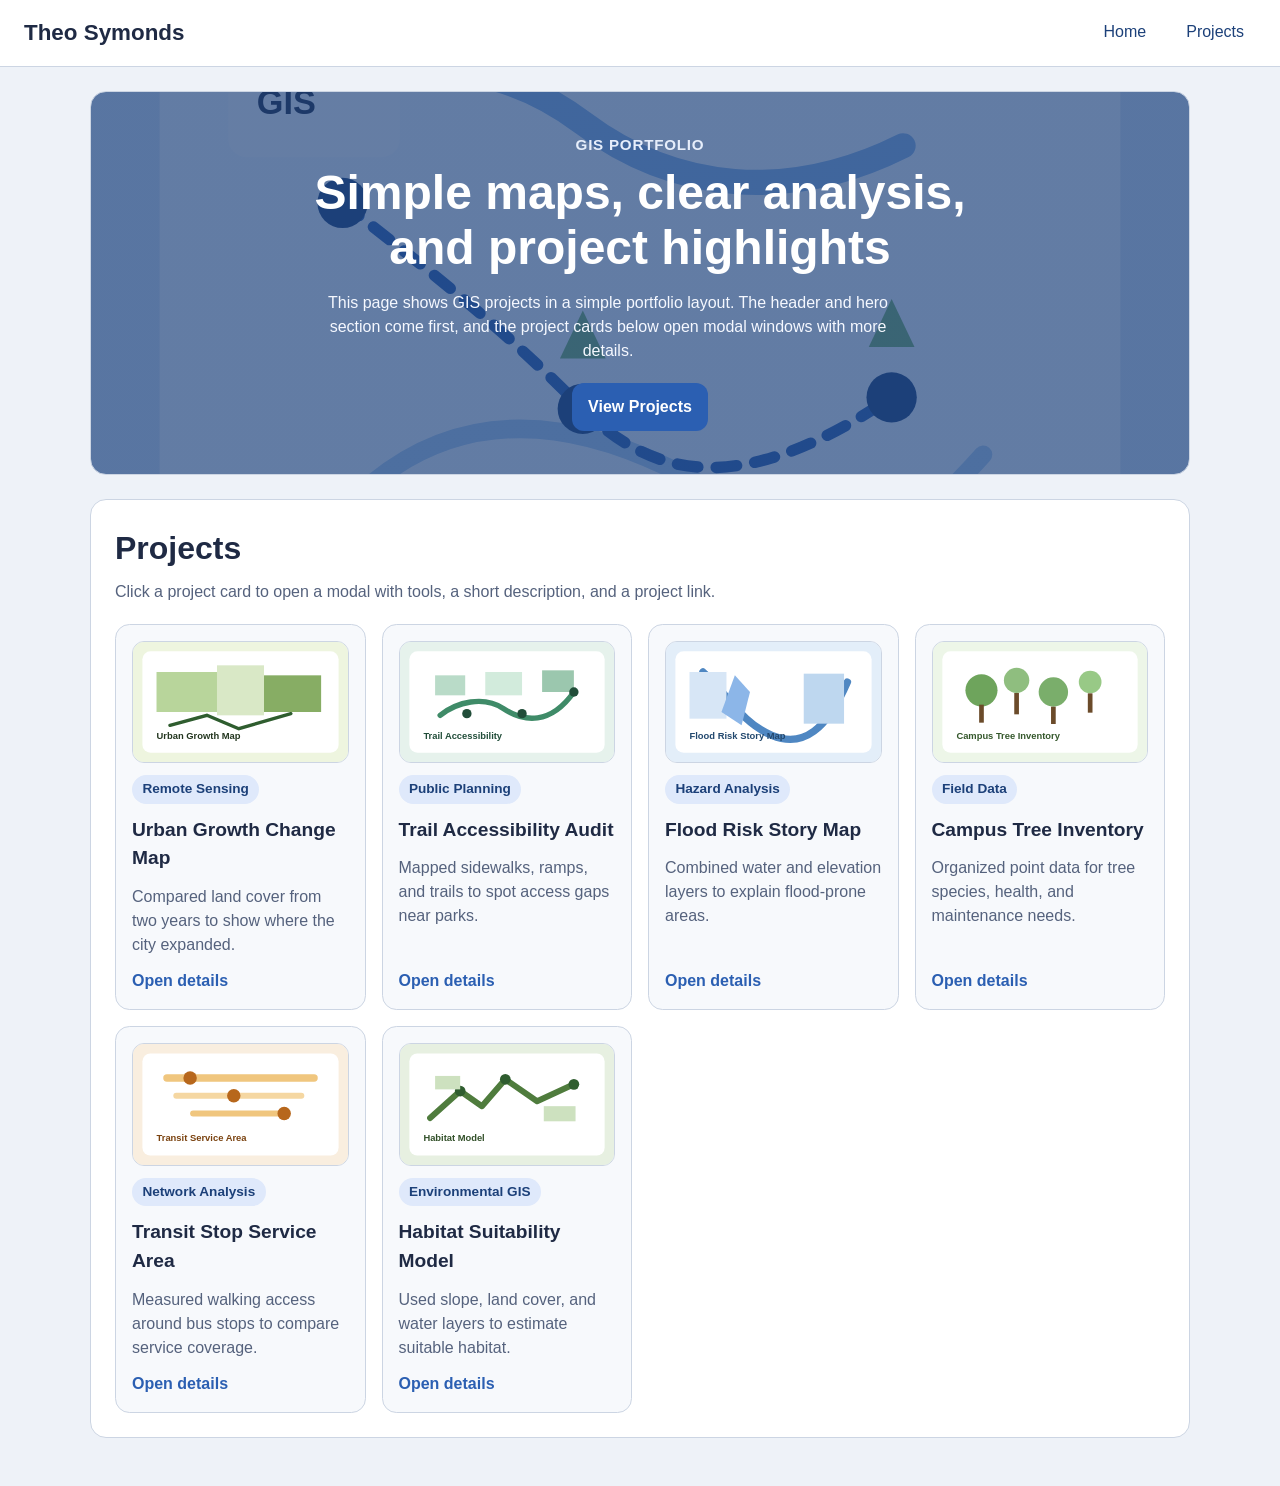
<file: HTML_practice/geospatial_portfolio_simple/index.html>
<!doctype html>
<html lang="en">
  <head>
    <meta charset="UTF-8" />
    <meta name="viewport" content="width=device-width, initial-scale=1.0" />
    <title>Theo Symonds GIS Portfolio</title>
    <link rel="stylesheet" href="style.css" />
  </head>
  <body>
    <a class="skip-link" href="#main-content">Skip to main content</a>

    <header class="site-header">
      <a class="site-name" href="index.html">Theo Symonds</a>

      <nav aria-label="Primary navigation">
        <ul class="nav-list">
          <li><a href="#hero">Home</a></li>
          <li><a href="#projects">Projects</a></li>
        </ul>
      </nav>
    </header>

    <main id="main-content" class="page">
      <section id="hero" class="hero">
        <div class="hero-text">
          <p class="hero-label">GIS Portfolio</p>
          <h1>Simple maps, clear analysis, and project highlights</h1>
          <p class="hero-copy">
            This page shows GIS projects in a simple portfolio layout. The
            header and hero section come first, and the project cards below open
            modal windows with more details.
          </p>
          <a class="hero-button" href="#projects">View Projects</a>
        </div>
      </section>

      <section id="projects" class="page-section" aria-labelledby="projects-heading">
        <h2 id="projects-heading">Projects</h2>
        <p class="section-copy">
          Click a project card to open a modal with tools, a short description,
          and a project link.
        </p>

        <ul class="project-list">
          <li>
            <article class="project-entry" aria-labelledby="project-title-0">
              <button
                type="button"
                class="project-card"
                data-index="0"
                aria-labelledby="project-title-0"
                aria-describedby="project-summary-0"
              >
                <img
                  class="project-image"
                  src="images/project-1.svg"
                  alt="Preview map for the urban growth change project."
                />
                <span class="project-category">Remote Sensing</span>
                <span class="card-title" id="project-title-0"
                  >Urban Growth Change Map</span
                >
                <span class="card-summary" id="project-summary-0">
                  Compared land cover from two years to show where the city
                  expanded.
                </span>
                <span class="card-action">Open details</span>
              </button>
            </article>
          </li>

          <li>
            <article class="project-entry" aria-labelledby="project-title-1">
              <button
                type="button"
                class="project-card"
                data-index="1"
                aria-labelledby="project-title-1"
                aria-describedby="project-summary-1"
              >
                <img
                  class="project-image"
                  src="images/project-2.svg"
                  alt="Preview map for the trail accessibility project."
                />
                <span class="project-category">Public Planning</span>
                <span class="card-title" id="project-title-1"
                  >Trail Accessibility Audit</span
                >
                <span class="card-summary" id="project-summary-1">
                  Mapped sidewalks, ramps, and trails to spot access gaps near
                  parks.
                </span>
                <span class="card-action">Open details</span>
              </button>
            </article>
          </li>

          <li>
            <article class="project-entry" aria-labelledby="project-title-2">
              <button
                type="button"
                class="project-card"
                data-index="2"
                aria-labelledby="project-title-2"
                aria-describedby="project-summary-2"
              >
                <img
                  class="project-image"
                  src="images/project-3.svg"
                  alt="Preview map for the flood risk story map project."
                />
                <span class="project-category">Hazard Analysis</span>
                <span class="card-title" id="project-title-2"
                  >Flood Risk Story Map</span
                >
                <span class="card-summary" id="project-summary-2">
                  Combined water and elevation layers to explain flood-prone
                  areas.
                </span>
                <span class="card-action">Open details</span>
              </button>
            </article>
          </li>

          <li>
            <article class="project-entry" aria-labelledby="project-title-3">
              <button
                type="button"
                class="project-card"
                data-index="3"
                aria-labelledby="project-title-3"
                aria-describedby="project-summary-3"
              >
                <img
                  class="project-image"
                  src="images/project-4.svg"
                  alt="Preview map for the campus tree inventory project."
                />
                <span class="project-category">Field Data</span>
                <span class="card-title" id="project-title-3"
                  >Campus Tree Inventory</span
                >
                <span class="card-summary" id="project-summary-3">
                  Organized point data for tree species, health, and maintenance
                  needs.
                </span>
                <span class="card-action">Open details</span>
              </button>
            </article>
          </li>

          <li>
            <article class="project-entry" aria-labelledby="project-title-4">
              <button
                type="button"
                class="project-card"
                data-index="4"
                aria-labelledby="project-title-4"
                aria-describedby="project-summary-4"
              >
                <img
                  class="project-image"
                  src="images/project-5.svg"
                  alt="Preview map for the transit stop service area project."
                />
                <span class="project-category">Network Analysis</span>
                <span class="card-title" id="project-title-4"
                  >Transit Stop Service Area</span
                >
                <span class="card-summary" id="project-summary-4">
                  Measured walking access around bus stops to compare service
                  coverage.
                </span>
                <span class="card-action">Open details</span>
              </button>
            </article>
          </li>

          <li>
            <article class="project-entry" aria-labelledby="project-title-5">
              <button
                type="button"
                class="project-card"
                data-index="5"
                aria-labelledby="project-title-5"
                aria-describedby="project-summary-5"
              >
                <img
                  class="project-image"
                  src="images/project-6.svg"
                  alt="Preview map for the habitat suitability model project."
                />
                <span class="project-category">Environmental GIS</span>
                <span class="card-title" id="project-title-5"
                  >Habitat Suitability Model</span
                >
                <span class="card-summary" id="project-summary-5">
                  Used slope, land cover, and water layers to estimate suitable
                  habitat.
                </span>
                <span class="card-action">Open details</span>
              </button>
            </article>
          </li>
        </ul>
      </section>
    </main>

    <dialog
      id="project-modal"
      tabindex="-1"
      aria-labelledby="modal-title"
      aria-describedby="modal-details"
    >
      <div class="modal-header">
        <p class="modal-label">Project Details</p>
        <button type="button" id="modal-close" class="modal-close">Close</button>
      </div>

      <img
        id="modal-image"
        class="modal-image"
        src="images/project-1.svg"
        alt="Preview image for the selected project."
      />

      <p id="modal-category" class="modal-category">Category</p>
      <h3 id="modal-title">Project Title</h3>
      <p class="modal-tools">
        <strong>Tools:</strong>
        <span id="modal-tools">ArcGIS Pro</span>
      </p>
      <p id="modal-details">
        Project details will appear here when a card is selected.
      </p>
      <a
        id="modal-link"
        class="modal-link"
        href="https://example.com"
        target="_blank"
        rel="noopener noreferrer"
      >
        View project link
      </a>
    </dialog>

    <script src="modal.js"></script>
  </body>
</html>
</file>
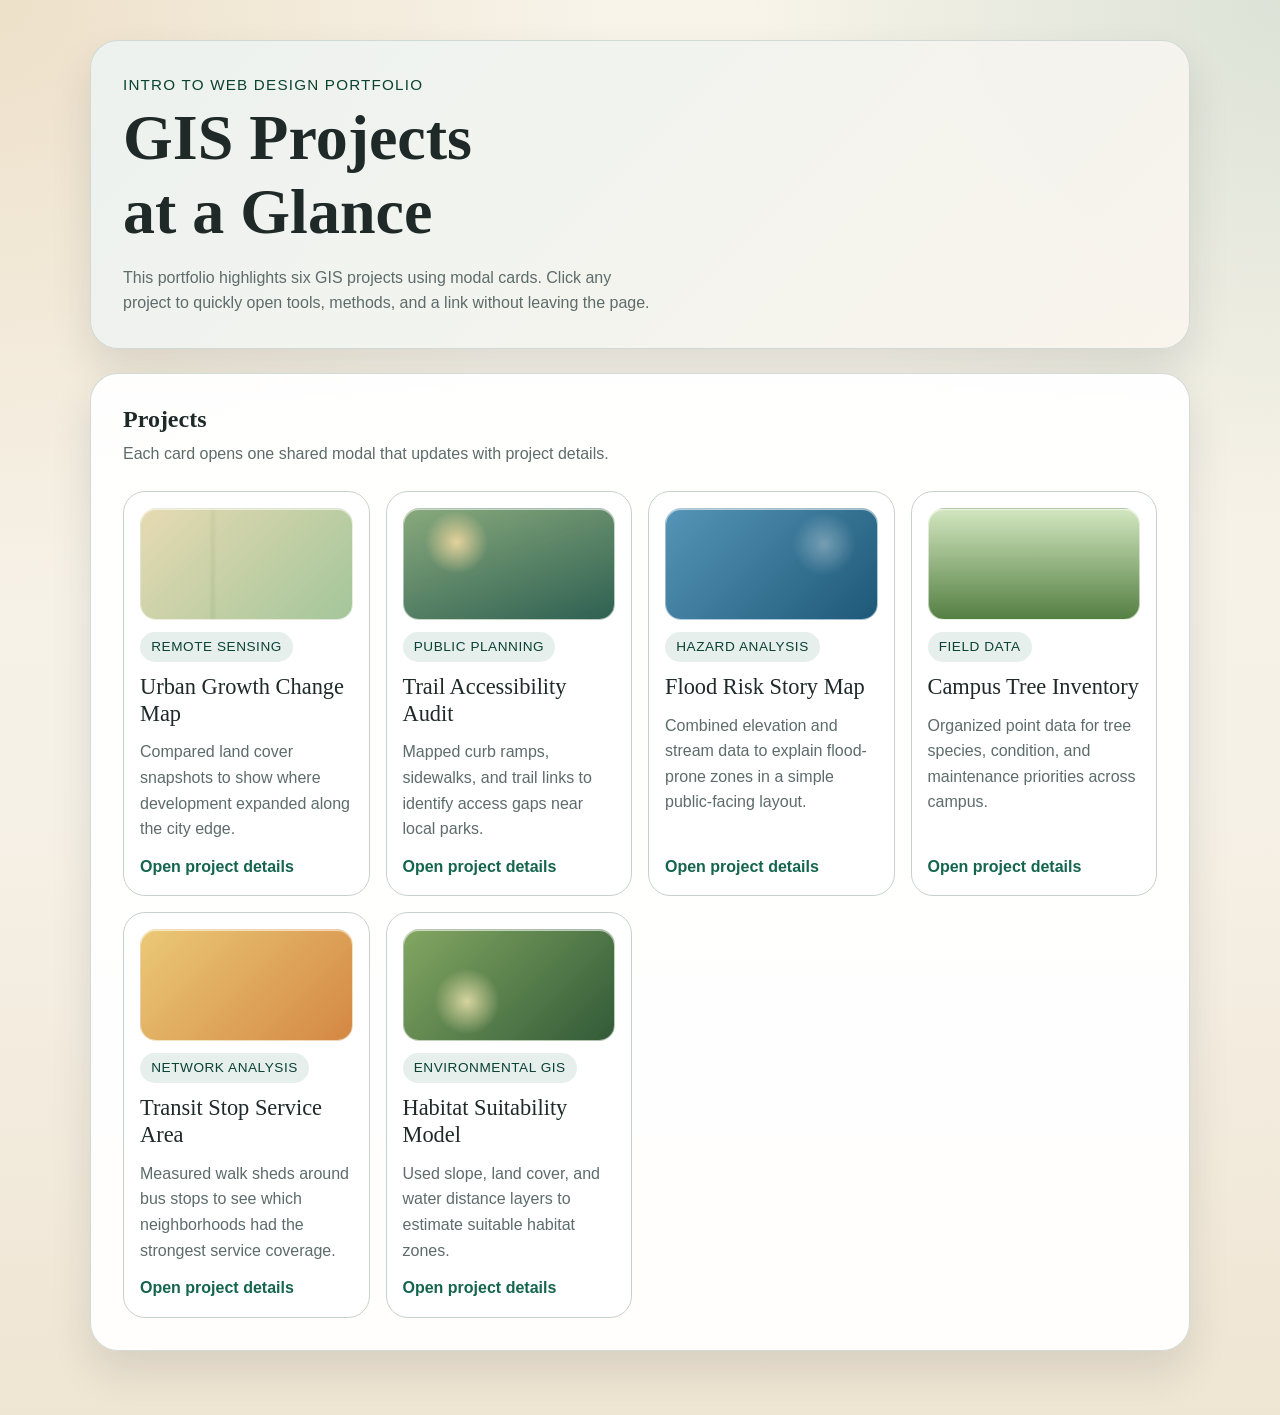
<file: HTML_practice/geospatial_portfolio_sleek/index.html>
<!doctype html>
<html lang="en">
  <head>
    <meta charset="UTF-8" />
    <meta name="viewport" content="width=device-width, initial-scale=1.0" />
    <title>GIS Portfolio</title>
    <link rel="stylesheet" href="styles.css" />
  </head>
  <body>
    <main class="page">
      <section class="intro">
        <p class="eyebrow">Intro to Web Design Portfolio</p>
        <h1>GIS Projects at a Glance</h1>
        <p class="intro-text">
          This portfolio highlights six GIS projects using modal cards. Click any
          project to quickly open tools, methods, and a link without leaving the
          page.
        </p>
      </section>

      <section class="projects-section" aria-labelledby="projects-heading">
        <div class="section-copy">
          <h2 id="projects-heading">Projects</h2>
          <p>
            Each card opens one shared modal that updates with project details.
          </p>
        </div>

        <ul class="project-list">
          <li>
            <article class="project-entry" aria-labelledby="project-title-0">
              <button
                type="button"
                class="project-card"
                data-index="0"
                aria-labelledby="project-title-0"
                aria-describedby="project-desc-0"
              >
                <span class="card-preview preview-growth" aria-hidden="true"></span>
                <span class="card-category">Remote Sensing</span>
                <span class="card-title" id="project-title-0"
                  >Urban Growth Change Map</span
                >
                <span class="card-description" id="project-desc-0">
                  Compared land cover snapshots to show where development expanded
                  along the city edge.
                </span>
                <span class="card-hint">Open project details</span>
              </button>
            </article>
          </li>

          <li>
            <article class="project-entry" aria-labelledby="project-title-1">
              <button
                type="button"
                class="project-card"
                data-index="1"
                aria-labelledby="project-title-1"
                aria-describedby="project-desc-1"
              >
                <span class="card-preview preview-trail" aria-hidden="true"></span>
                <span class="card-category">Public Planning</span>
                <span class="card-title" id="project-title-1"
                  >Trail Accessibility Audit</span
                >
                <span class="card-description" id="project-desc-1">
                  Mapped curb ramps, sidewalks, and trail links to identify access
                  gaps near local parks.
                </span>
                <span class="card-hint">Open project details</span>
              </button>
            </article>
          </li>

          <li>
            <article class="project-entry" aria-labelledby="project-title-2">
              <button
                type="button"
                class="project-card"
                data-index="2"
                aria-labelledby="project-title-2"
                aria-describedby="project-desc-2"
              >
                <span class="card-preview preview-flood" aria-hidden="true"></span>
                <span class="card-category">Hazard Analysis</span>
                <span class="card-title" id="project-title-2"
                  >Flood Risk Story Map</span
                >
                <span class="card-description" id="project-desc-2">
                  Combined elevation and stream data to explain flood-prone zones in
                  a simple public-facing layout.
                </span>
                <span class="card-hint">Open project details</span>
              </button>
            </article>
          </li>

          <li>
            <article class="project-entry" aria-labelledby="project-title-3">
              <button
                type="button"
                class="project-card"
                data-index="3"
                aria-labelledby="project-title-3"
                aria-describedby="project-desc-3"
              >
                <span class="card-preview preview-trees" aria-hidden="true"></span>
                <span class="card-category">Field Data</span>
                <span class="card-title" id="project-title-3"
                  >Campus Tree Inventory</span
                >
                <span class="card-description" id="project-desc-3">
                  Organized point data for tree species, condition, and maintenance
                  priorities across campus.
                </span>
                <span class="card-hint">Open project details</span>
              </button>
            </article>
          </li>

          <li>
            <article class="project-entry" aria-labelledby="project-title-4">
              <button
                type="button"
                class="project-card"
                data-index="4"
                aria-labelledby="project-title-4"
                aria-describedby="project-desc-4"
              >
                <span class="card-preview preview-transit" aria-hidden="true"></span>
                <span class="card-category">Network Analysis</span>
                <span class="card-title" id="project-title-4"
                  >Transit Stop Service Area</span
                >
                <span class="card-description" id="project-desc-4">
                  Measured walk sheds around bus stops to see which neighborhoods had
                  the strongest service coverage.
                </span>
                <span class="card-hint">Open project details</span>
              </button>
            </article>
          </li>

          <li>
            <article class="project-entry" aria-labelledby="project-title-5">
              <button
                type="button"
                class="project-card"
                data-index="5"
                aria-labelledby="project-title-5"
                aria-describedby="project-desc-5"
              >
                <span class="card-preview preview-habitat" aria-hidden="true"></span>
                <span class="card-category">Environmental GIS</span>
                <span class="card-title" id="project-title-5"
                  >Habitat Suitability Model</span
                >
                <span class="card-description" id="project-desc-5">
                  Used slope, land cover, and water distance layers to estimate
                  suitable habitat zones.
                </span>
                <span class="card-hint">Open project details</span>
              </button>
            </article>
          </li>
        </ul>
      </section>
    </main>

    <dialog
      id="project-modal"
      class="project-modal"
      tabindex="-1"
      aria-labelledby="modal-title"
      aria-describedby="modal-details"
    >
      <div class="modal-top">
        <p class="modal-label">Project Details</p>
        <button
          type="button"
          class="modal-close"
          id="modal-close"
          aria-label="Close project details"
        >
          Close
        </button>
      </div>

      <h3 id="modal-title">Project title</h3>
      <p class="modal-category" id="modal-category">Category</p>
      <p class="modal-tools">
        <strong>Tools:</strong>
        <span id="modal-tools-text">ArcGIS Pro</span>
      </p>
      <p id="modal-details">
        Project details will appear here when a card is selected.
      </p>
      <a
        id="modal-link"
        class="modal-link"
        href="https://example.com"
        target="_blank"
        rel="noopener noreferrer"
      >
        View project link
      </a>
    </dialog>

    <script src="modal.js"></script>
  </body>
</html>
</file>
<file: HTML_practice/geospatial_portfolio_simple/style.css>
:root {
  --page-bg: #eef2f8;
  --surface: #ffffff;
  --surface-soft: #f7f9fc;
  --text: #1f2a44;
  --muted: #55627d;
  --border: #ccd5e3;
  --accent: #2b5fb2;
  --accent-dark: #1c4079;
  --hero-bg: #d8e6f7;
}

*,
*::before,
*::after {
  box-sizing: border-box;
}

html {
  scroll-behavior: smooth;
}

body {
  margin: 0;
  font-family: Arial, Helvetica, sans-serif;
  line-height: 1.5;
  background-color: var(--page-bg);
  color: var(--text);
}

img {
  display: block;
  max-width: 100%;
}

a,
button {
  font: inherit;
}

.skip-link {
  position: absolute;
  left: -9999px;
  top: 0;
  background: var(--accent-dark);
  color: #ffffff;
  padding: 0.75rem 1rem;
  z-index: 100;
}

.skip-link:focus {
  left: 1rem;
  top: 1rem;
}

.site-header {
  display: flex;
  justify-content: space-between;
  align-items: center;
  gap: 1rem;
  padding: 1rem 1.5rem;
  background-color: var(--surface);
  border-bottom: 1px solid var(--border);
}

.site-name {
  color: var(--text);
  text-decoration: none;
  font-size: 1.4rem;
  font-weight: 700;
}

.nav-list {
  display: flex;
  gap: 1rem;
  list-style: none;
  margin: 0;
  padding: 0;
}

.nav-list a {
  color: var(--accent-dark);
  text-decoration: none;
  padding: 0.4rem 0.75rem;
  border-radius: 0.5rem;
}

.nav-list a:hover,
.nav-list a:focus-visible,
.hero-button:hover,
.hero-button:focus-visible,
.project-card:hover,
.project-card:focus-visible,
.modal-close:hover,
.modal-close:focus-visible,
.modal-link:hover,
.modal-link:focus-visible {
  outline: none;
}

.nav-list a:hover,
.nav-list a:focus-visible {
  background-color: #e1ebfa;
}

.page {
  width: min(1100px, calc(100% - 2rem));
  margin: 0 auto;
  padding: 1.5rem 0 3rem;
}

.hero,
.page-section,
#project-modal {
  background-color: var(--surface);
  border: 1px solid var(--border);
  border-radius: 1rem;
}

.hero {
  display: flex;
  align-items: center;
  justify-content: center;
  min-height: 24rem;
  padding: 2rem;
  margin-bottom: 1.5rem;
  text-align: center;
  background-image:
    linear-gradient(rgba(28, 64, 121, 0.68), rgba(28, 64, 121, 0.68)),
    url("images/hero-map.svg");
  background-position: center;
  background-size: cover;
  background-repeat: no-repeat;
  color: #ffffff;
}

.hero-text {
  max-width: 42rem;
}

.hero-text h1 {
  margin: 0 0 1rem;
  font-size: clamp(2rem, 4vw, 3rem);
  line-height: 1.15;
  color: #ffffff;
}

.hero-label {
  margin: 0 0 0.5rem;
  color: #e6eefb;
  font-size: 0.95rem;
  font-weight: 700;
  letter-spacing: 0.05em;
  text-transform: uppercase;
}

.hero-copy {
  margin: 0 0 1.25rem;
  max-width: 38rem;
  color: #f5f8ff;
}

.hero-button,
.modal-link {
  display: inline-block;
  background-color: var(--accent);
  color: #ffffff;
  text-decoration: none;
  padding: 0.75rem 1rem;
  border-radius: 0.75rem;
  font-weight: 700;
}

.hero-button:hover,
.hero-button:focus-visible,
.modal-link:hover,
.modal-link:focus-visible {
  background-color: var(--accent-dark);
}

.hero-button:focus-visible,
.nav-list a:focus-visible,
.project-card:focus-visible,
.modal-close:focus-visible,
.modal-link:focus-visible {
  outline: 3px solid #ffb84d;
  outline-offset: 3px;
}

.page-section {
  padding: 1.5rem;
}

.page-section h2 {
  margin: 0 0 0.5rem;
  font-size: 2rem;
}

.section-copy {
  margin: 0 0 1.25rem;
  color: var(--muted);
}

.project-list {
  display: grid;
  grid-template-columns: repeat(auto-fit, minmax(240px, 1fr));
  gap: 1rem;
  list-style: none;
  margin: 0;
  padding: 0;
}

.project-entry {
  height: 100%;
}

.project-card {
  width: 100%;
  height: 100%;
  padding: 1rem;
  border: 1px solid var(--border);
  border-radius: 0.9rem;
  background-color: var(--surface-soft);
  color: var(--text);
  text-align: left;
  cursor: pointer;
  display: flex;
  flex-direction: column;
  gap: 0.75rem;
}

.project-card:hover {
  border-color: var(--accent);
  transform: translateY(-2px);
}

.project-image,
.modal-image {
  width: 100%;
  border-radius: 0.75rem;
  border: 1px solid var(--border);
}

.project-category,
.modal-category {
  display: inline-block;
  width: fit-content;
  padding: 0.25rem 0.65rem;
  border-radius: 999px;
  background-color: #dfe9fb;
  color: var(--accent-dark);
  font-size: 0.85rem;
  font-weight: 700;
}

.card-title {
  font-size: 1.2rem;
  font-weight: 700;
}

.card-summary {
  color: var(--muted);
}

.card-action {
  margin-top: auto;
  color: var(--accent);
  font-weight: 700;
}

#project-modal {
  width: min(680px, calc(100% - 2rem));
  padding: 1.5rem;
  border: 1px solid var(--border);
}

#project-modal[open] {
  display: flex;
  flex-direction: column;
  gap: 1rem;
}

#project-modal::backdrop {
  background-color: rgba(18, 28, 46, 0.65);
}

.modal-header {
  display: flex;
  justify-content: space-between;
  align-items: center;
  gap: 1rem;
}

.modal-label {
  margin: 0;
  font-size: 0.95rem;
  font-weight: 700;
  color: var(--accent-dark);
  letter-spacing: 0.05em;
  text-transform: uppercase;
}

.modal-close {
  border: 1px solid var(--border);
  border-radius: 0.75rem;
  background-color: var(--surface-soft);
  color: var(--text);
  padding: 0.6rem 0.9rem;
  cursor: pointer;
}

.modal-close:hover,
.modal-close:focus-visible {
  background-color: #e8eef9;
}

#modal-title {
  margin: 0;
  font-size: 1.8rem;
}

.modal-tools,
#modal-details {
  margin: 0;
  color: var(--muted);
}

@media (max-width: 600px) {
  .site-header {
    flex-direction: column;
    align-items: flex-start;
  }

  .nav-list {
    flex-wrap: wrap;
  }

  .page {
    width: min(100%, calc(100% - 1rem));
    padding-top: 1rem;
  }

  .hero,
  .page-section,
  #project-modal {
    padding: 1rem;
  }
}
</file>
<file: HTML_practice/geospatial_portfolio_sleek/styles.css>
:root {
  --bg: #f6f1e7;
  --bg-accent: #eadfc9;
  --surface: rgba(255, 255, 255, 0.95);
  --surface-strong: #ffffff;
  --ink: #1e2928;
  --muted: #5d6c6a;
  --line: #c8d2cd;
  --accent: #14654d;
  --accent-dark: #0b4232;
  --warm: #b67a1e;
  --focus: #d7642c;
  --shadow: 0 20px 40px rgba(33, 45, 43, 0.12);
}

* {
  box-sizing: border-box;
}

html {
  scroll-behavior: smooth;
}

body {
  margin: 0;
  font-family: "Trebuchet MS", Verdana, sans-serif;
  line-height: 1.6;
  color: var(--ink);
  background:
    radial-gradient(circle at top left, rgba(182, 122, 30, 0.16), transparent 32%),
    radial-gradient(circle at top right, rgba(20, 101, 77, 0.12), transparent 28%),
    linear-gradient(180deg, #f8f4ea 0%, var(--bg) 55%, #efe5d3 100%);
}

img {
  max-width: 100%;
  display: block;
}

button,
a {
  font: inherit;
}

.page {
  width: min(1100px, calc(100% - 2rem));
  margin: 0 auto;
  padding: 2.5rem 0 4rem;
}

.intro,
.projects-section {
  background: var(--surface);
  border: 1px solid rgba(200, 210, 205, 0.8);
  border-radius: 28px;
  box-shadow: var(--shadow);
}

.intro {
  padding: 2rem;
  margin-bottom: 1.5rem;
  background:
    linear-gradient(135deg, rgba(20, 101, 77, 0.08), rgba(182, 122, 30, 0.08)),
    var(--surface);
}

.eyebrow {
  margin: 0 0 0.25rem;
  color: var(--accent-dark);
  font-size: 0.95rem;
  letter-spacing: 0.08em;
  text-transform: uppercase;
}

h1,
h2,
#modal-title {
  margin: 0;
  font-family: Georgia, "Times New Roman", serif;
  line-height: 1.15;
}

h1 {
  font-size: clamp(2.4rem, 5vw, 4rem);
  max-width: 12ch;
}

.intro-text {
  max-width: 60ch;
  margin: 1rem 0 0;
  color: var(--muted);
}

.projects-section {
  padding: 2rem;
}

.section-copy p {
  margin: 0.5rem 0 0;
  color: var(--muted);
}

.project-list {
  list-style: none;
  padding: 0;
  margin: 1.5rem 0 0;
  display: grid;
  grid-template-columns: repeat(auto-fit, minmax(240px, 1fr));
  gap: 1rem;
}

.project-entry {
  height: 100%;
}

.project-card {
  width: 100%;
  height: 100%;
  border: 1px solid var(--line);
  border-radius: 22px;
  padding: 1rem;
  text-align: left;
  background: var(--surface-strong);
  color: inherit;
  cursor: pointer;
  display: flex;
  flex-direction: column;
  gap: 0.75rem;
  transition:
    transform 180ms ease,
    box-shadow 180ms ease,
    border-color 180ms ease,
    background-color 180ms ease;
}

.project-card:hover {
  transform: translateY(-4px);
  box-shadow: 0 18px 30px rgba(33, 45, 43, 0.14);
  border-color: rgba(20, 101, 77, 0.4);
}

.project-card:focus-visible,
.modal-close:focus-visible,
.modal-link:focus-visible {
  outline: 3px solid var(--focus);
  outline-offset: 4px;
}

.card-preview {
  display: block;
  width: 100%;
  min-height: 7rem;
  border-radius: 16px;
  border: 1px solid rgba(255, 255, 255, 0.55);
  box-shadow: inset 0 1px 0 rgba(255, 255, 255, 0.6);
}

.preview-growth {
  background:
    linear-gradient(135deg, rgba(228, 214, 170, 0.9), rgba(143, 185, 132, 0.82)),
    linear-gradient(90deg, transparent 32%, rgba(72, 108, 87, 0.45) 34%, transparent 36%);
}

.preview-trail {
  background:
    radial-gradient(circle at 25% 30%, rgba(240, 216, 160, 0.9), transparent 18%),
    linear-gradient(160deg, rgba(116, 154, 101, 0.85), rgba(35, 88, 73, 0.95));
}

.preview-flood {
  background:
    radial-gradient(circle at 75% 32%, rgba(255, 255, 255, 0.32), transparent 18%),
    linear-gradient(135deg, rgba(77, 143, 179, 0.95), rgba(25, 85, 117, 0.98));
}

.preview-trees {
  background:
    linear-gradient(180deg, rgba(208, 229, 188, 0.95), rgba(81, 125, 63, 0.98)),
    radial-gradient(circle at 50% 50%, rgba(255, 255, 255, 0.22), transparent 25%);
}

.preview-transit {
  background:
    linear-gradient(135deg, rgba(233, 196, 106, 0.92), rgba(209, 128, 55, 0.94)),
    linear-gradient(90deg, transparent 48%, rgba(255, 255, 255, 0.45) 50%, transparent 52%);
}

.preview-habitat {
  background:
    radial-gradient(circle at 30% 65%, rgba(236, 226, 174, 0.84), transparent 20%),
    linear-gradient(135deg, rgba(124, 162, 89, 0.95), rgba(46, 87, 52, 0.98));
}

.card-category,
.modal-category {
  align-self: flex-start;
  padding: 0.25rem 0.7rem;
  border-radius: 999px;
  background: rgba(20, 101, 77, 0.1);
  color: var(--accent-dark);
  font-size: 0.85rem;
  letter-spacing: 0.04em;
  text-transform: uppercase;
}

.card-title {
  font-family: Georgia, "Times New Roman", serif;
  font-size: 1.4rem;
  line-height: 1.2;
}

.card-description {
  color: var(--muted);
}

.card-hint {
  margin-top: auto;
  color: var(--accent);
  font-weight: 700;
}

.project-modal {
  width: min(680px, calc(100% - 2rem));
  padding: 0;
  border: none;
  border-radius: 24px;
  box-shadow: 0 28px 60px rgba(20, 25, 24, 0.25);
  background: transparent;
}

#project-modal[open] {
  display: flex;
  flex-direction: column;
}

.project-modal::backdrop {
  background: rgba(19, 27, 26, 0.65);
  backdrop-filter: blur(3px);
}

.project-modal > * {
  margin: 0;
}

.project-modal {
  background:
    linear-gradient(145deg, rgba(255, 255, 255, 0.98), rgba(247, 243, 236, 0.98));
  padding: 1.5rem;
  gap: 1rem;
}

.modal-top {
  display: flex;
  align-items: center;
  justify-content: space-between;
  gap: 1rem;
}

.modal-label {
  font-size: 0.9rem;
  letter-spacing: 0.08em;
  text-transform: uppercase;
  color: var(--warm);
}

.modal-close {
  border: 1px solid var(--line);
  border-radius: 999px;
  background: var(--surface-strong);
  padding: 0.55rem 1rem;
  color: var(--ink);
  cursor: pointer;
  transition:
    background-color 180ms ease,
    border-color 180ms ease,
    transform 180ms ease;
}

.modal-close:hover {
  background: rgba(20, 101, 77, 0.08);
  border-color: rgba(20, 101, 77, 0.38);
  transform: translateY(-1px);
}

.modal-tools,
#modal-details {
  color: var(--muted);
}

.modal-link {
  align-self: flex-start;
  text-decoration: none;
  color: #ffffff;
  background: var(--accent);
  border-radius: 999px;
  padding: 0.8rem 1.15rem;
  font-weight: 700;
  transition:
    transform 180ms ease,
    background-color 180ms ease;
}

.modal-link:hover {
  background: var(--accent-dark);
  transform: translateY(-1px);
}

@media (max-width: 640px) {
  .page {
    width: min(100%, calc(100% - 1rem));
    padding: 1rem 0 2rem;
  }

  .intro,
  .projects-section,
  .project-modal {
    border-radius: 20px;
  }

  .intro,
  .projects-section {
    padding: 1.25rem;
  }

  .project-modal {
    padding: 1.25rem;
  }
}
</file>
